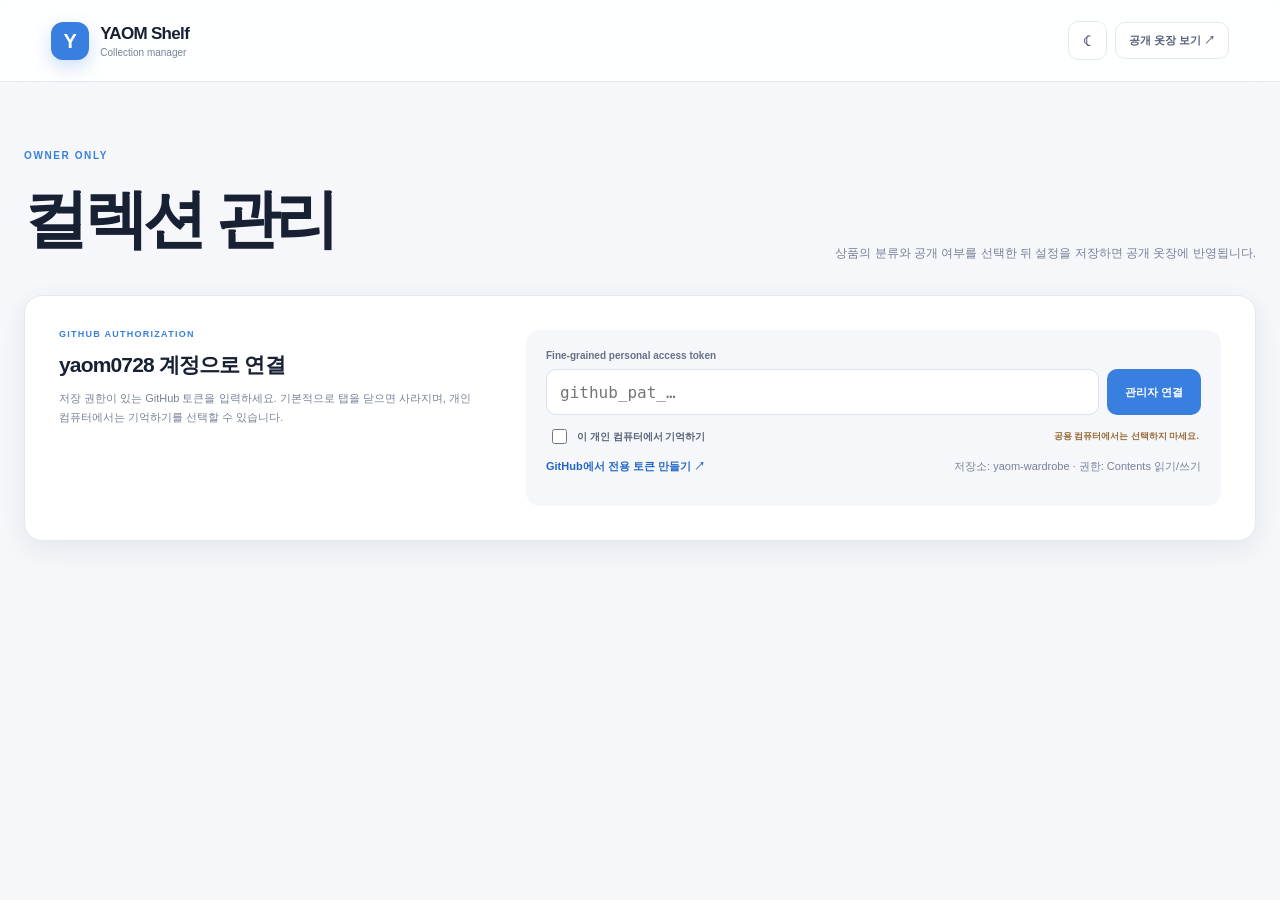
<file: admin.html>
<!doctype html>
<html lang="ko">
<head>
  <meta charset="UTF-8">
  <meta name="viewport" content="width=device-width,initial-scale=1">
  <meta name="robots" content="noindex,nofollow">
  <meta name="theme-color" content="#f5f7fa">
  <title>야옴 옷장 — 컬렉션 관리</title>
  <script src="theme.js?v=20260920-collections"></script>
  <link rel="preconnect" href="https://booth.pximg.net">
  <link rel="stylesheet" href="styles.css?v=20260920-admin">
  <link rel="stylesheet" href="theme.css?v=20260920-collections">
  <link rel="stylesheet" href="admin.css?v=20261120-visibility">
  <link rel="stylesheet" href="visibility.css?v=20261120-bulk">
</head>
<body class="admin-page">
  <header class="admin-header">
    <a class="admin-brand" href="./"><span class="brand-mark">Y</span><span><strong>YAOM Shelf</strong><small>Collection manager</small></span></a>
    <div class="admin-actions"><button id="theme-toggle" class="theme-toggle" type="button" aria-label="다크 모드로 전환">☾</button><a class="back-link" href="./">공개 옷장 보기 ↗</a></div>
  </header>

  <main class="admin-shell">
    <section class="admin-intro">
      <p>OWNER ONLY</p>
      <h1>컬렉션 관리</h1>
      <span>상품의 분류와 공개 여부를 선택한 뒤 설정을 저장하면 공개 옷장에 반영됩니다.</span>
    </section>

    <section id="login-panel" class="login-panel" aria-labelledby="login-title">
      <div>
        <p class="panel-label">GITHUB AUTHORIZATION</p>
        <h2 id="login-title">yaom0728 계정으로 연결</h2>
        <p>저장 권한이 있는 GitHub 토큰을 입력하세요. 기본적으로 탭을 닫으면 사라지며, 개인 컴퓨터에서는 기억하기를 선택할 수 있습니다.</p>
      </div>
      <div class="token-box">
        <label for="github-token">Fine-grained personal access token</label>
        <div><input id="github-token" type="password" autocomplete="off" spellcheck="false" placeholder="github_pat_…"><button id="connect" type="button">관리자 연결</button></div>
        <label class="remember-token"><input id="remember-token" type="checkbox"><span>이 개인 컴퓨터에서 기억하기</span><small>공용 컴퓨터에서는 선택하지 마세요.</small></label>
        <p><a href="https://github.com/settings/personal-access-tokens/new" target="_blank" rel="noopener">GitHub에서 전용 토큰 만들기 ↗</a><span>저장소: yaom-wardrobe · 권한: Contents 읽기/쓰기</span></p>
        <strong id="login-message" class="form-message" role="status"></strong>
      </div>
    </section>

    <section id="editor" class="editor" hidden>
      <div class="owner-strip">
        <div><span class="owner-dot"></span><strong id="owner-name">yaom0728</strong><small>관리자 연결됨</small></div>
        <button id="disconnect" type="button">연결 해제</button>
      </div>

      <section class="collection-builder" aria-labelledby="collection-builder-title">
        <div><p class="panel-label">CUSTOM COLLECTIONS</p><h2 id="collection-builder-title">내 컬렉션</h2><span>새 컬렉션을 만든 뒤 상품 카드에서 선택하세요.</span></div>
        <form id="collection-form"><input id="collection-name" type="text" maxlength="30" autocomplete="off" placeholder="예: 동양풍, 여름 코디"><button type="submit">컬렉션 추가</button></form>
        <div id="custom-collections" class="custom-collections"></div>
      </section>

      <div class="editor-toolbar">
        <label class="admin-search" for="admin-search"><span>⌕</span><input id="admin-search" type="search" placeholder="상품명 · 판매자 · 상품 번호 검색"></label>
        <select id="admin-category" aria-label="카테고리 필터"><option value="">모든 카테고리</option></select>
        <select id="admin-visibility" aria-label="공개 여부 필터"><option value="">모든 공개 설정</option><option value="public">공개 상품만</option><option value="private">비공개 상품만</option></select>
        <label class="changed-toggle"><input id="changed-only" type="checkbox"><span>변경한 상품만</span></label>
      </div>

      <div class="editor-summary">
        <p><strong id="admin-count">0</strong>개의 상품</p>
        <p><strong id="changed-count">0</strong>개 변경됨</p>
        <p><strong id="private-count">0</strong>개 비공개</p>
      </div>
      <p class="visibility-note">비공개 상품은 공개 목록·검색·상품 수에서 숨겨집니다. 관리자에서는 계속 볼 수 있고 자동 동기화 후에도 유지됩니다. 공개 데이터나 과거 기록을 보호하는 보안 기능은 아닙니다.</p>

      <section class="bulk-toolbar" aria-labelledby="bulk-title">
        <div class="bulk-heading"><h2 id="bulk-title">선택 상품 일괄 변경</h2><strong id="selection-count" role="status" aria-live="polite">0개 선택됨</strong></div>
        <div class="bulk-actions">
          <label class="select-visible"><input id="select-visible" type="checkbox"><span>현재 결과 전체 선택 (<b id="select-visible-count">0</b>개)</span></label>
          <button id="bulk-public" type="button" disabled>선택 상품 공개</button>
          <button id="bulk-private" type="button" disabled>선택 상품 비공개</button>
          <button id="clear-selection" type="button" disabled>선택 해제</button>
        </div>
        <p>현재 검색·필터 결과에서 선택한 상품에만 적용됩니다. 필터를 바꾸면 선택이 해제됩니다. 변경 후 아래의 ‘설정 저장’을 눌러 주세요.</p>
      </section>

      <div id="admin-grid" class="admin-grid"></div>
      <div id="admin-empty" class="admin-empty" hidden>조건에 맞는 상품이 없어요.</div>

      <div class="save-dock">
        <div><strong id="dock-count">변경 사항 없음</strong><span>저장하면 GitHub Pages에 수 분 내 반영됩니다.</span></div>
        <button id="save-collections" type="button" disabled>설정 저장</button>
      </div>
      <p id="save-message" class="save-message" role="status"></p>
    </section>
  </main>

  <script src="data.js?v=20260920-admin"></script>
  <script src="admin.js?v=20261120-bulk"></script>
</body>
</html>
</file>
<file: styles.css>
:root{--bg:#f5f7fa;--surface:#fff;--soft:#f0f3f7;--soft-blue:#eaf2ff;--ink:#182033;--muted:#778197;--line:#e4e8ef;--accent:#367ee8;--accent-strong:#2368d1;--danger:#e3505b;--sidebar:270px;--columns:4;--radius:14px;--shadow:0 8px 28px rgba(28,43,70,.08)}
*{box-sizing:border-box}html{scroll-behavior:smooth}body{margin:0;background:var(--bg);color:var(--ink);font-family:"Pretendard Variable","Pretendard","Noto Sans KR",Arial,sans-serif;-webkit-font-smoothing:antialiased}button,input,select{font:inherit}button,select{cursor:pointer}a{color:inherit}.mobile-menu,.scrim{display:none}
.sidebar{position:fixed;inset:0 auto 0 0;width:var(--sidebar);background:#f8f9fb;border-right:1px solid var(--line);z-index:30;display:flex;flex-direction:column}.brand{height:82px;display:flex;align-items:center;gap:12px;padding:0 24px;text-decoration:none}.brand-mark{display:grid;place-items:center;width:38px;height:38px;border-radius:12px;background:var(--accent);color:#fff;font:900 20px/1 Arial;box-shadow:0 7px 18px rgba(54,126,232,.25)}.brand strong{display:block;font-size:18px;letter-spacing:-.035em}.brand small{display:block;color:var(--muted);font-size:11px;margin-top:4px}.side-scroll{overflow:auto;padding:10px 16px 28px}.side-section{margin-bottom:26px}.side-label{margin:0 10px 9px;color:#8690a3;font-size:10px;font-weight:800;letter-spacing:.04em}.side-nav{display:grid;gap:3px}.side-item{width:100%;height:44px;padding:0 12px;border:0;border-radius:11px;background:transparent;color:#4d586e;display:grid;grid-template-columns:25px 1fr auto;align-items:center;text-align:left;font-size:13px;transition:.16s}.side-item:hover{background:#eef1f5;color:var(--ink)}.side-item.active{background:var(--soft-blue);color:var(--accent-strong);font-weight:800}.side-item b{color:#929bad;font-size:11px;font-weight:600}.side-item.active b{color:var(--accent)}.side-icon{display:grid;place-items:center;width:20px;height:20px;font:800 13px/1 Arial}.side-note{border-top:1px solid var(--line);padding-top:23px}.side-note p:last-child{margin:0 10px;color:#929bad;font-size:11px;line-height:1.7}.sidebar-foot{margin-top:auto;height:60px;border-top:1px solid var(--line);display:flex;align-items:center;padding:0 26px;gap:8px;color:#667187;font-size:11px}.sidebar-foot small{margin-left:auto;color:#98a1b2;font-size:9px}.sync-dot{width:7px;height:7px;border-radius:50%;background:#53bd86;box-shadow:0 0 0 4px rgba(83,189,134,.12)}
.workspace{margin-left:var(--sidebar);min-height:100vh}.topbar{height:82px;padding:0 clamp(28px,3.4vw,60px);display:flex;align-items:center;justify-content:space-between;background:rgba(245,247,250,.88);backdrop-filter:blur(18px);position:sticky;top:0;z-index:20;border-bottom:1px solid rgba(228,232,239,.75)}.topbar p{margin:0 0 3px;color:var(--accent);font-size:9px;font-weight:900;letter-spacing:.14em}.topbar h1{margin:0;font-size:17px;letter-spacing:-.04em}.booth-link{text-decoration:none;font-size:11px;font-weight:800;padding:10px 13px;border:1px solid var(--line);border-radius:10px;background:#fff}.booth-link:hover{border-color:#b9cbe9;color:var(--accent-strong)}
.library{background:var(--surface);min-height:calc(100vh - 82px);padding:44px clamp(28px,3.4vw,60px) 80px}.intro{display:grid;grid-template-columns:minmax(430px,1.4fr) minmax(260px,.6fr);align-items:end;gap:50px;max-width:1450px}.eyebrow{margin:0 0 14px;color:var(--accent);font:800 10px/1 Arial;letter-spacing:.16em}.intro h2{margin:0;font-size:clamp(36px,4.3vw,68px);line-height:1.04;letter-spacing:-.07em}.intro>p{margin:0 0 7px;color:var(--muted);font-size:12px;line-height:1.75;max-width:420px}
.control-panel{margin-top:42px;display:grid;grid-template-columns:minmax(360px,1.4fr) minmax(520px,1fr);gap:12px;align-items:center}.search-box{height:52px;border:1px solid #dce2eb;border-radius:13px;background:var(--bg);display:flex;align-items:center;gap:13px;padding:0 15px;color:#68748b;transition:.15s}.search-box:focus-within{border-color:#9dbdec;box-shadow:0 0 0 3px rgba(54,126,232,.09);background:#fff}.search-box>span{font-size:24px;transform:rotate(-18deg)}.search-box input{min-width:0;flex:1;border:0;outline:0;background:transparent;color:var(--ink);font-size:13px}.search-box input::placeholder{color:#9ba4b5}.search-box kbd{border:0;background:#fff;color:#9aa3b3;border-radius:6px;padding:4px 8px;font:11px Arial;box-shadow:0 1px 4px rgba(20,31,49,.08)}.control-row{display:grid;grid-template-columns:1fr 1.15fr 115px 120px;gap:8px}.control-row select{min-width:0;height:44px;border:1px solid var(--line);border-radius:10px;background:#fff;color:#59647a;padding:0 11px;font-size:11px;outline:0}.control-row select:focus{border-color:#9dbdec}.density{height:44px;display:flex;align-items:center;gap:8px;padding:0 10px;border:1px solid var(--line);border-radius:10px;color:#7c879b;font-size:11px}.density input{width:100%;accent-color:var(--accent)}
.result-bar{margin-top:28px;padding:0 2px 17px;border-bottom:1px solid var(--line);display:flex;justify-content:space-between;align-items:center}.result-bar>div{display:flex;align-items:baseline;gap:4px}.result-bar strong{font-size:17px}.result-bar span{font-size:12px}.result-bar em{font-style:normal;color:var(--muted);font-size:11px;margin-left:12px;padding-left:12px;border-left:1px solid var(--line)}.result-bar button,.filter-chips button,.empty-state button{border:0;background:transparent;color:var(--accent-strong);font-size:11px;font-weight:800}.filter-chips{min-height:10px;display:flex;gap:6px;flex-wrap:wrap;padding-top:12px}.filter-chips:empty{display:none}.filter-chips button{padding:7px 10px;background:var(--soft-blue);border-radius:99px}.product-grid{--gap:18px;display:grid;grid-template-columns:repeat(var(--columns),minmax(0,1fr));gap:36px var(--gap);padding-top:24px}.product-card{min-width:0;position:relative}.thumb{position:relative;display:block;aspect-ratio:1/1;overflow:hidden;border-radius:var(--radius);background:var(--soft);box-shadow:inset 0 0 0 1px rgba(0,0,0,.025)}.thumb img{width:100%;height:100%;object-fit:cover;display:block;transition:transform .28s,filter .28s}.product-card:hover .thumb img{transform:scale(1.025);filter:saturate(1.05)}.thumb:after{content:"";position:absolute;inset:auto 0 0;height:24%;background:linear-gradient(transparent,rgba(9,18,33,.22));opacity:0;transition:.2s}.product-card:hover .thumb:after{opacity:1}.badge{position:absolute;top:10px;left:10px;padding:6px 8px;border-radius:7px;background:rgba(20,29,46,.78);backdrop-filter:blur(8px);color:#fff;font-size:8px;font-weight:900;letter-spacing:.04em}.badge.gift{background:rgba(54,126,232,.92)}.badge.off{background:rgba(210,65,77,.92)}.favorite{position:absolute;right:10px;bottom:10px;width:34px;height:34px;border:0;border-radius:50%;background:rgba(255,255,255,.92);color:#6f7b90;display:grid;place-items:center;font-size:19px;z-index:2;box-shadow:0 3px 12px rgba(20,30,50,.14)}.favorite:hover,.favorite.on{color:#fff;background:var(--accent)}.product-info{padding:13px 2px 0}.shop{display:block;color:#858fa2;text-decoration:none;font-size:10px;white-space:nowrap;overflow:hidden;text-overflow:ellipsis}.shop:hover{color:var(--accent)}.product-title{margin:5px 0 9px;font-size:13px;line-height:1.45;letter-spacing:-.025em;height:38px;display:-webkit-box;-webkit-box-orient:vertical;-webkit-line-clamp:2;overflow:hidden}.meta-row{display:flex;align-items:center;gap:5px;flex-wrap:wrap;min-height:23px}.category-tag,.pack-tag{padding:4px 7px;border-radius:5px;background:#f0f2f5;color:#707b8f;font-size:8px;font-weight:800}.pack-tag{background:var(--soft-blue);color:var(--accent-strong)}.avatar-tags{display:flex;gap:4px;flex-wrap:wrap;margin-top:7px;height:22px;overflow:hidden}.avatar-tags span{padding:4px 7px;border:1px solid #dfe6f0;border-radius:99px;color:#60708a;font-size:8px;white-space:nowrap}.card-action{display:flex;align-items:center;justify-content:center;height:38px;margin-top:11px;border-radius:9px;background:var(--bg);color:#465268;text-decoration:none;font-size:10px;font-weight:800;transition:.15s}.card-action:hover{background:var(--soft-blue);color:var(--accent-strong)}.empty-state{min-height:380px;display:flex;flex-direction:column;align-items:center;justify-content:center;color:#8d97a9;gap:12px}.empty-state>span{font-size:42px;transform:rotate(-16deg)}.empty-state strong{font-size:14px}.empty-state button{padding:10px 16px;border-radius:9px;background:var(--soft-blue)}footer{display:flex;align-items:center;gap:24px;padding:28px clamp(28px,3.4vw,60px);border-top:1px solid var(--line);color:#8a94a5;font-size:10px}footer span{font-weight:900;color:#5f6b7f}footer p{margin:0}footer a{margin-left:auto;text-decoration:none}
@media(max-width:1320px){:root{--columns:3}.control-panel{grid-template-columns:1fr}.control-row{grid-template-columns:1fr 1fr 120px 120px}}
@media(max-width:980px){:root{--sidebar:230px}.intro{grid-template-columns:1fr}.intro>p{display:none}.control-row{grid-template-columns:1fr 1fr}.product-grid{--columns:3}.density{display:none}}
@media(max-width:760px){.mobile-menu{display:grid;place-items:center;position:fixed;right:16px;top:15px;z-index:50;width:40px;height:40px;border:1px solid var(--line);border-radius:10px;background:#fff;color:var(--ink);box-shadow:var(--shadow)}.scrim{display:block;position:fixed;inset:0;background:rgba(14,24,41,.32);backdrop-filter:blur(2px);z-index:25;opacity:0;pointer-events:none;transition:.2s}.scrim.show{opacity:1;pointer-events:auto}.sidebar{transform:translateX(-100%);transition:.22s;box-shadow:var(--shadow)}.sidebar.open{transform:none}.workspace{margin-left:0}.topbar{height:70px;padding:0 70px 0 20px}.topbar .booth-link{display:none}.library{padding:32px 16px 60px}.intro h2{font-size:38px}.control-panel{margin-top:28px}.search-box{min-width:0}.control-row{grid-template-columns:1fr 1fr}.control-row select{min-width:0}.control-row #sort{grid-column:1/-1}.result-bar{margin-top:18px}.product-grid{--columns:2;--gap:9px;gap:28px var(--gap);padding-top:18px}.product-title{font-size:11px}.card-action{height:35px}.avatar-tags{display:none}footer{padding:24px 18px;flex-wrap:wrap}footer p{width:100%}}
</file>
<file: theme.css>
:root{--accent:#397fdf;--accent-strong:#2367c6;--soft-blue:#eaf2ff}

.top-actions,.admin-actions{display:flex;align-items:center;gap:8px}.theme-toggle{width:39px;height:39px;border:1px solid var(--line);border-radius:10px;background:#fff;color:#566278;font-size:17px;line-height:1;display:grid;place-items:center;cursor:pointer;transition:.15s}.theme-toggle:hover{border-color:#a9bee0;color:var(--accent);transform:translateY(-1px)}

:root[data-theme="dark"]{--bg:#0e131d;--surface:#141b27;--soft:#1a2331;--soft-blue:#182b46;--ink:#e9eef7;--muted:#8f9bb0;--line:#263142;--accent:#5b9cf2;--accent-strong:#7ab1fa;--shadow:0 12px 34px rgba(0,0,0,.3)}
:root[data-theme="dark"] body,:root[data-theme="dark"] .admin-page{background:var(--bg);color:var(--ink)}
:root[data-theme="dark"] .sidebar{background:#101722}:root[data-theme="dark"] .topbar{background:rgba(14,19,29,.9)}:root[data-theme="dark"] .library{background:var(--surface)}:root[data-theme="dark"] .side-item{color:#a9b4c6}:root[data-theme="dark"] .side-item:hover{background:#192231}:root[data-theme="dark"] .side-item.active{background:var(--soft-blue);color:var(--accent-strong)}
:root[data-theme="dark"] .booth-link,:root[data-theme="dark"] .mobile-menu,:root[data-theme="dark"] .theme-toggle,:root[data-theme="dark"] .search-box,:root[data-theme="dark"] .search-box kbd,:root[data-theme="dark"] .control-row select,:root[data-theme="dark"] .density{background:#151d29;color:#c0cad9;border-color:var(--line)}:root[data-theme="dark"] .search-box:focus-within{background:#182231;border-color:#416fae}:root[data-theme="dark"] .search-box input{color:var(--ink)}
:root[data-theme="dark"] .category-tag{background:#202a38;color:#a8b4c7}:root[data-theme="dark"] .pack-tag,:root[data-theme="dark"] .filter-chips button{background:var(--soft-blue);color:var(--accent-strong)}:root[data-theme="dark"] .avatar-tags span{border-color:#354256;color:#aebbd0}:root[data-theme="dark"] .card-action{background:#1b2431;color:#b8c3d4}:root[data-theme="dark"] .card-action:hover{background:var(--soft-blue);color:var(--accent-strong)}:root[data-theme="dark"] footer{background:#101722}
:root[data-theme="dark"] .admin-header{background:rgba(14,19,29,.92)}:root[data-theme="dark"] .back-link{background:#151d29;color:#c0cad9}:root[data-theme="dark"] .login-panel,:root[data-theme="dark"] .collection-builder,:root[data-theme="dark"] .admin-card{background:#141b27}:root[data-theme="dark"] .token-box{background:#101722}:root[data-theme="dark"] .token-box input,:root[data-theme="dark"] .collection-builder input,:root[data-theme="dark"] .admin-search,:root[data-theme="dark"] .editor-toolbar select,:root[data-theme="dark"] .changed-toggle{background:#18212e;color:var(--ink);border-color:var(--line)}:root[data-theme="dark"] .token-box input::placeholder,:root[data-theme="dark"] .collection-builder input::placeholder,:root[data-theme="dark"] .admin-search input::placeholder{color:#69758a}:root[data-theme="dark"] .admin-search input{color:var(--ink)}
:root[data-theme="dark"] .owner-strip{background:#152942;border-color:#29486f}:root[data-theme="dark"] .category-control select{background:#192331;color:#c3cedd;border-color:#303c4e}:root[data-theme="dark"] .admin-card.changed .category-control select{background:var(--soft-blue);color:var(--accent-strong);border-color:#416fae}:root[data-theme="dark"] .save-dock{background:rgba(20,27,39,.94);border-color:var(--line)}:root[data-theme="dark"] .custom-chip{background:#1a2432;border-color:#303c4e;color:#c4cede}:root[data-theme="dark"] .custom-chip button{color:#8fa1ba}
</file>
<file: admin.css>
.admin-page{min-height:100vh;background:#f5f7fa}.admin-header{height:82px;padding:0 clamp(20px,4vw,64px);display:flex;align-items:center;justify-content:space-between;border-bottom:1px solid var(--line);background:rgba(255,255,255,.9);backdrop-filter:blur(16px);position:sticky;top:0;z-index:20}.admin-brand{display:flex;align-items:center;gap:11px;text-decoration:none}.admin-brand strong{display:block;font-size:17px;letter-spacing:-.04em}.admin-brand small{display:block;color:var(--muted);font-size:10px;margin-top:3px}.back-link{padding:10px 13px;border:1px solid var(--line);border-radius:10px;background:#fff;color:#536078;text-decoration:none;font-size:11px;font-weight:800}.admin-shell{width:min(1500px,calc(100% - 48px));margin:0 auto;padding:54px 0 130px}.admin-intro{display:grid;grid-template-columns:1fr 1fr;align-items:end;gap:40px;margin-bottom:32px}.admin-intro p{grid-column:1/-1;margin:0 0 -25px;color:var(--accent);font:900 10px/1 Arial;letter-spacing:.16em}.admin-intro h1{margin:0;font-size:clamp(38px,5vw,68px);letter-spacing:-.07em}.admin-intro>span{justify-self:end;max-width:430px;color:var(--muted);font-size:12px;line-height:1.7}.login-panel{display:grid;grid-template-columns:.75fr 1.25fr;gap:50px;padding:34px;border:1px solid var(--line);border-radius:18px;background:#fff;box-shadow:var(--shadow)}.panel-label{margin:0 0 12px!important;color:var(--accent)!important;font:900 9px/1 Arial!important;letter-spacing:.14em}.login-panel h2{margin:0 0 10px;font-size:21px;letter-spacing:-.04em}.login-panel p{margin:0;color:var(--muted);font-size:11px;line-height:1.7}.token-box{padding:20px;border-radius:14px;background:var(--bg)}.token-box>label{display:block;margin-bottom:8px;color:#667187;font-size:10px;font-weight:800}.token-box>div{display:grid;grid-template-columns:1fr auto;gap:8px}.token-box input{min-width:0;height:46px;border:1px solid #dce2eb;border-radius:10px;background:#fff;padding:0 13px;outline:0;font-family:ui-monospace,SFMono-Regular,Consolas,monospace}.token-box input:focus{border-color:#9dbdec;box-shadow:0 0 0 3px rgba(54,126,232,.09)}.token-box button,.save-dock button{border:0;border-radius:10px;background:var(--accent);color:#fff;padding:0 18px;font-size:11px;font-weight:900}.token-box button:disabled,.save-dock button:disabled{background:#c9d0dc;cursor:not-allowed}.remember-token{display:flex!important;align-items:center;gap:7px;margin:11px 2px 0!important;color:#566278!important;font-size:10px!important;cursor:pointer}.remember-token input{width:15px;height:15px;padding:0;accent-color:var(--accent)}.remember-token small{margin-left:auto;color:#9a6a38;font-size:9px;font-weight:600}.token-box>p{display:flex;justify-content:space-between;gap:15px;margin-top:10px}.token-box a{color:var(--accent-strong);font-weight:800;text-decoration:none}.form-message{display:block;margin-top:10px;color:var(--danger);font-size:11px}.form-message.ok{color:#268459}.editor{margin-top:20px}.owner-strip{height:56px;padding:0 18px;display:flex;align-items:center;justify-content:space-between;border:1px solid #cfe0f8;border-radius:13px;background:var(--soft-blue)}.owner-strip>div{display:flex;align-items:center;gap:8px}.owner-strip strong{font-size:12px}.owner-strip small{color:#71809a;font-size:10px}.owner-dot{width:8px;height:8px;border-radius:50%;background:#49ad78;box-shadow:0 0 0 4px rgba(73,173,120,.12)}.owner-strip button{border:0;background:transparent;color:#64728a;font-size:10px;font-weight:800}.editor-toolbar{margin-top:18px;display:grid;grid-template-columns:1fr 220px 155px;gap:9px}.admin-search{height:48px;display:flex;align-items:center;gap:11px;padding:0 13px;border:1px solid var(--line);border-radius:11px;background:#fff}.admin-search span{font-size:22px}.admin-search input{width:100%;border:0;outline:0;background:transparent;font-size:12px}.editor-toolbar select{height:48px;border:1px solid var(--line);border-radius:11px;background:#fff;padding:0 12px;color:#59647a;font-size:11px}.changed-toggle{height:48px;display:flex;align-items:center;justify-content:center;gap:7px;border:1px solid var(--line);border-radius:11px;background:#fff;color:#59647a;font-size:11px;font-weight:700}.changed-toggle input{accent-color:var(--accent)}.editor-summary{display:flex;gap:20px;padding:24px 2px 14px;border-bottom:1px solid var(--line)}.editor-summary p{margin:0;color:var(--muted);font-size:11px}.editor-summary strong{color:var(--ink);font-size:16px;margin-right:3px}.admin-grid{display:grid;grid-template-columns:repeat(5,minmax(0,1fr));gap:26px 14px;padding-top:20px}.admin-card{min-width:0;border-radius:14px;background:#fff;border:1px solid var(--line);overflow:hidden;transition:.16s}.admin-card.changed{border-color:#8eb6ed;box-shadow:0 0 0 2px rgba(54,126,232,.1)}.admin-thumb{position:relative;display:block;aspect-ratio:1/1;background:var(--soft);overflow:hidden}.admin-thumb img{width:100%;height:100%;object-fit:cover}.admin-thumb b{position:absolute;left:8px;top:8px;padding:5px 7px;border-radius:6px;background:rgba(23,32,49,.78);color:#fff;font-size:8px}.admin-card-body{padding:12px}.admin-shop{display:block;color:#8993a5;font-size:9px;white-space:nowrap;overflow:hidden;text-overflow:ellipsis}.admin-title{height:35px;margin:5px 0 11px;font-size:11px;line-height:1.5;display:-webkit-box;-webkit-box-orient:vertical;-webkit-line-clamp:2;overflow:hidden}.category-control{display:block}.category-control span{display:block;margin-bottom:6px;color:#7a869b;font-size:8px;font-weight:800}.category-control select{width:100%;height:38px;border:1px solid #dfe4ec;border-radius:9px;background:#f8fafc;padding:0 9px;color:#3f4b60;font-size:10px;font-weight:800;outline:0}.admin-card.changed .category-control select{border-color:#8eb6ed;background:var(--soft-blue);color:var(--accent-strong)}.admin-empty{padding:100px;text-align:center;color:var(--muted);font-size:12px}.save-dock{position:fixed;left:50%;bottom:22px;z-index:30;width:min(720px,calc(100% - 32px));transform:translateX(-50%);display:flex;align-items:center;justify-content:space-between;gap:20px;padding:13px 14px 13px 20px;border:1px solid #d9e0ea;border-radius:15px;background:rgba(255,255,255,.94);backdrop-filter:blur(18px);box-shadow:0 12px 40px rgba(26,39,61,.18)}.save-dock strong{display:block;font-size:12px}.save-dock span{display:block;margin-top:3px;color:var(--muted);font-size:9px}.save-dock button{height:42px}.save-message{position:fixed;right:22px;bottom:92px;z-index:31;max-width:390px;margin:0;padding:11px 14px;border-radius:10px;background:#20324d;color:#fff;font-size:10px;box-shadow:var(--shadow);opacity:0;pointer-events:none;transform:translateY(8px);transition:.2s}.save-message.show{opacity:1;transform:none}.save-message.error{background:#a93f49}
.collection-builder{margin-top:18px;padding:22px;border:1px solid var(--line);border-radius:14px;background:#fff;display:grid;grid-template-columns:1fr auto;gap:16px 30px;align-items:end}.collection-builder h2{margin:0 0 5px;font-size:18px;letter-spacing:-.04em}.collection-builder>div>span{color:var(--muted);font-size:10px}.collection-builder form{display:grid;grid-template-columns:220px auto;gap:7px}.collection-builder input{height:42px;border:1px solid var(--line);border-radius:9px;background:#fff;color:var(--ink);padding:0 11px;font-size:11px;outline:0}.collection-builder input:focus{border-color:#9dbdec;box-shadow:0 0 0 3px rgba(54,126,232,.09)}.collection-builder form button{border:0;border-radius:9px;background:var(--accent);color:#fff;padding:0 14px;font-size:10px;font-weight:900}.custom-collections{grid-column:1/-1;display:flex;gap:7px;flex-wrap:wrap}.custom-collections:empty:before{content:"아직 만든 컬렉션이 없어요.";color:var(--muted);font-size:10px}.custom-chip{display:flex;align-items:center;gap:8px;padding:7px 8px 7px 11px;border:1px solid var(--line);border-radius:99px;background:#f8fafc;color:#5c687c;font-size:10px;font-weight:800}.custom-chip b{color:var(--muted);font-size:9px}.custom-chip button{width:20px;height:20px;border:0;border-radius:50%;background:transparent;color:#8994a7;display:grid;place-items:center;padding:0}.custom-chip button:hover{background:rgba(227,80,91,.12);color:var(--danger)}
@media(max-width:1200px){.admin-grid{grid-template-columns:repeat(4,minmax(0,1fr))}}@media(max-width:900px){.admin-grid{grid-template-columns:repeat(3,minmax(0,1fr))}.login-panel{grid-template-columns:1fr;gap:25px}.admin-intro{grid-template-columns:1fr}.admin-intro p{margin:0 0 -20px}.admin-intro>span{justify-self:start}.editor-toolbar{grid-template-columns:1fr 1fr}.changed-toggle{grid-column:1/-1}.collection-builder{grid-template-columns:1fr}.collection-builder form{grid-template-columns:1fr auto}}@media(max-width:620px){.admin-header{height:68px;padding:0 15px}.back-link{font-size:9px}.admin-shell{width:calc(100% - 28px);padding-top:34px}.admin-intro h1{font-size:39px}.login-panel{padding:20px}.token-box{padding:15px}.token-box>div{grid-template-columns:1fr}.token-box button{height:43px}.token-box>p{display:grid}.editor-toolbar{grid-template-columns:1fr}.changed-toggle{grid-column:auto}.admin-grid{grid-template-columns:repeat(2,minmax(0,1fr));gap:10px}.admin-card-body{padding:9px}.save-dock span{display:none}.save-message{left:16px;right:16px;text-align:center}.collection-builder{padding:17px}.collection-builder form{grid-template-columns:1fr}.collection-builder form button{height:40px}}
</file>
<file: visibility.css>
/* Public-list visibility and admin controls. */
[hidden]{display:none!important}
.editor-toolbar{grid-template-columns:minmax(180px,1fr) 180px 180px 155px}
.visibility-control{display:block;margin-top:12px}
.visibility-control span{display:block;margin-bottom:6px;color:var(--muted);font-size:14px;font-weight:700}
.visibility-control select{width:100%;min-height:42px;border:1px solid var(--line);border-radius:9px;background:var(--bg);padding:0 8px;color:var(--ink);font-size:14px;cursor:pointer}
.visibility-control select:focus-visible{outline:2px solid var(--accent);outline-offset:2px}
.private-badge{position:absolute;right:8px;top:8px;padding:6px 9px;border-radius:7px;background:#27354d;color:#fff;font-size:14px;font-weight:700}
.admin-card.is-private .visibility-control select{border-style:dashed}
.visibility-note{margin:14px 0 0;color:var(--muted);font-size:14px;line-height:1.7}
.editor-summary{flex-wrap:wrap}
.bulk-toolbar{margin-top:20px;padding:18px;border:1px solid var(--line);border-radius:14px;background:var(--bg)}
.bulk-heading{display:flex;align-items:center;justify-content:space-between;gap:12px;flex-wrap:wrap}
.bulk-heading h2{margin:0;font-size:16px;color:var(--ink)}
.bulk-heading strong{font-size:14px;color:var(--accent)}
.bulk-actions{display:flex;align-items:center;gap:10px;flex-wrap:wrap;margin-top:14px}
.bulk-actions button{min-height:42px;padding:8px 14px;border:1px solid var(--line);border-radius:9px;background:var(--bg);color:var(--ink);font-size:14px;font-weight:700;cursor:pointer}
.bulk-actions #bulk-private{background:var(--accent);border-color:var(--accent);color:#fff}
.bulk-actions button:disabled{opacity:.45;cursor:not-allowed}
.bulk-actions button:focus-visible,.item-selection input:focus-visible,.select-visible input:focus-visible{outline:2px solid var(--accent);outline-offset:3px}
.select-visible,.item-selection{display:flex;align-items:center;gap:8px;min-height:40px;color:var(--ink);font-size:14px;cursor:pointer}
.select-visible{margin-right:auto}
.select-visible input,.item-selection input{width:18px;height:18px;accent-color:var(--accent);flex-shrink:0}
.bulk-toolbar p{margin:12px 0 0;color:var(--muted);font-size:14px;line-height:1.6}
.item-selection{margin-bottom:8px}
.admin-card.is-selected{outline:2px solid var(--accent);outline-offset:2px}
@media(max-width:620px){.bulk-toolbar{padding:14px}.select-visible{width:100%;margin-right:0}.bulk-actions button{flex:1 1 120px}}
@media(max-width:1100px){.editor-toolbar{grid-template-columns:1fr 1fr}.editor-toolbar .changed-toggle{grid-column:auto}}
@media(max-width:620px){.editor-toolbar{grid-template-columns:1fr}}
</file>
